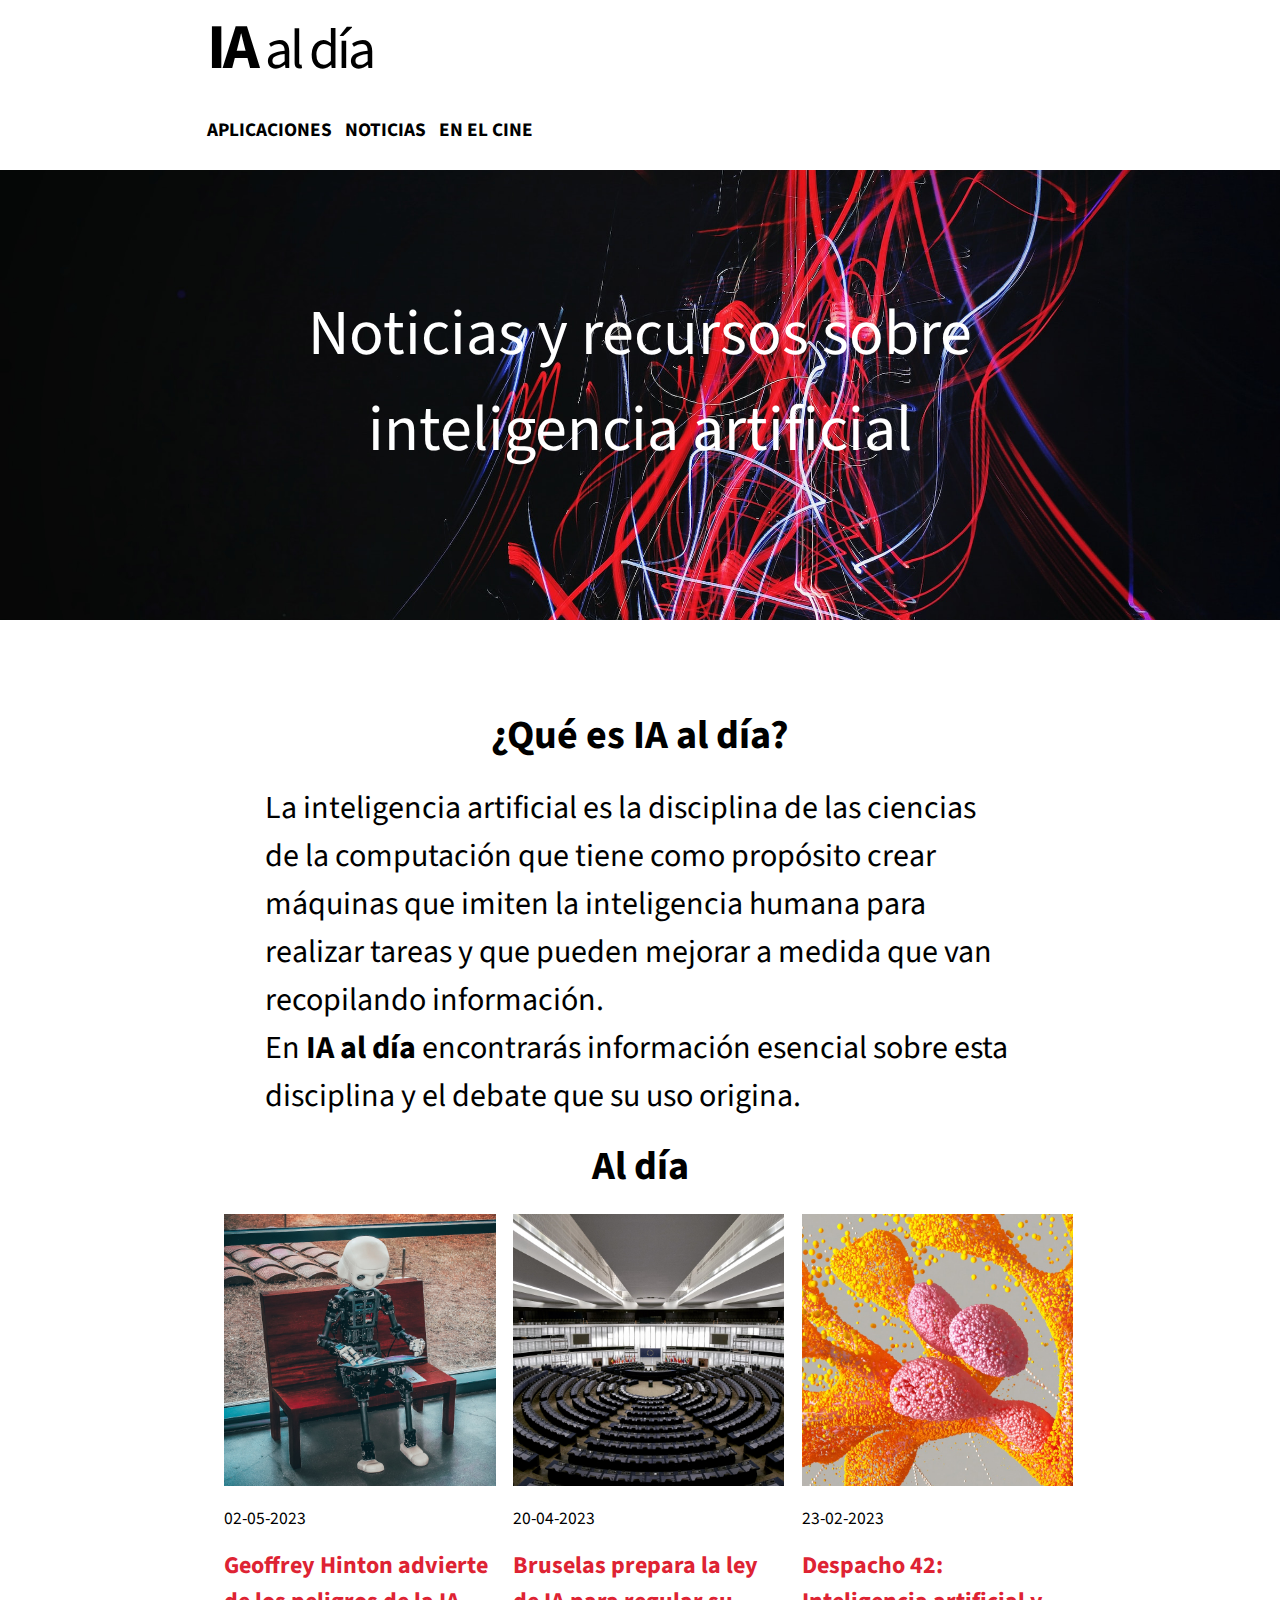
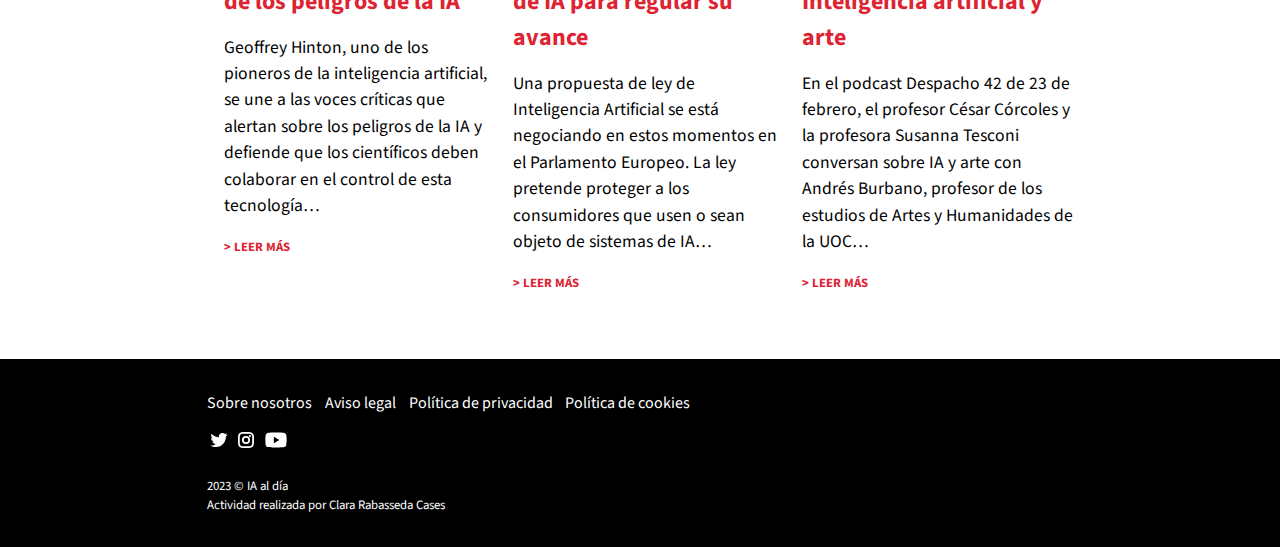
<file: index.html>
<!DOCTYPE html>
<html lang="es">
<head>
    <meta charset="UTF-8">
    <meta http-equiv="X-UA-Compatible" content="IE=edge">
    <meta name="viewport" content="width=device-width, initial-scale=1.0">
    <title>¿Qué es IA al dia?</title>    
    <meta name="description" content="Artículos de IA">
    <link rel="icon" href="img/favicon.ico" type="image/x-icon">
    <link rel="stylesheet" href="css/estilos.css">
    <link rel="preconnect" href="https://fonts.gstatic.com" crossorigin>
    <link href="https://fonts.googleapis.com/css2?family=Source+Sans+Pro:ital,wght@0,400;0,700;1,400;1,700&display=swap" rel="stylesheet">
</head>

<body>
    <header class="header">
        <div class="container">
            <h1><a href="index.html"><span>IA</span> al día</a></h1>
        </div>
    </header>

    <div class="sticky">
        <nav>
            <div class="container">
                <ul>
                    <li><a href="aplicaciones.html">APLICACIONES</a></li>
                    <li><a href="">NOTICIAS</a></li>
                    <li><a href="en-el-cine.html">EN EL CINE</a></li>
                </ul>
            </div>
        </nav>
    </div>

    <main>
        <article>
            <div class="back_image">
                <h2 class="lema">Noticias y recursos sobre inteligencia artificial</h2>
            </div>  
        
            <div class="container">
                <div class="container_section">
                    <section>
                        <h2>¿Qué es IA al día?</h2>
                        <p>La inteligencia artificial es la disciplina de las ciencias de la computación que tiene como propósito crear máquinas que imiten la inteligencia humana para realizar tareas y que pueden mejorar a medida que van recopilando información.</p>
                        <p>En <b>IA al día </b>encontrarás información esencial sobre esta disciplina y el debate que su uso origina.</p>
                    </section>
                </div>
                <h2>Al día</h2>
                <div class="position_articles">
                    <article>
                        <img src="img/n-geoffrey-hinton.jpg" alt="Imagen de robot leyendo en un banco">
                        <p><time datetime="2023-05-02">02-05-2023</time></p>              
                        <h3><a href="#">Geoffrey Hinton advierte de los peligros de la IA</a></h3>
                        <p>Geoffrey Hinton, uno de los pioneros de la inteligencia artificial, se une a las voces críticas que alertan sobre los peligros de la IA y defiende que los científicos deben colaborar en el control de esta tecnología… </p>
                        <p><a href="#">> Leer más</a></p>
                    </article>

                    <article>
                        <img src=img/n-ue-ia.jpg alt="Imagen de Parlamento Europeo">
                        <p><time datetime="2023-04-20">20-04-2023</time></p>              
                        <h3><a href="#">Bruselas prepara la ley de IA para regular su avance</a></h3>
                        <p>Una propuesta de ley de Inteligencia Artificial se está negociando en estos momentos en el Parlamento Europeo. La ley pretende proteger a los consumidores que usen o sean objeto de sistemas de IA…  </p>
                        <p><a href="#">> Leer más</a></p>
                    </article>

                    <article>
                        <img src=img/n-despacho42.jpg alt="Imagen de bacteria">
                        <p><time datetime="2023-02-23">23-02-2023</time></p>              
                        <h3><a href="despacho-42.html">Despacho 42: Inteligencia artificial y arte</a></h3>
                        <p>En el podcast Despacho 42 de 23 de febrero, el profesor César Córcoles y la profesora Susanna Tesconi conversan sobre IA y arte con Andrés Burbano, profesor de los estudios de Artes y Humanidades de la UOC… </p>
                        <p><a href="despacho-42.html">> Leer más</a></p>
                    </article>
                </div>
            </div>
        </article>
    </main> 

    <footer class="footer">
        <div class="container">
            <div class="footer_block1">     
                <ul>
                    <li><a href="#">Sobre nosotros</a></li>
                    <li><a href="#">Aviso legal</a></li>
                    <li><a href="#">Política de privacidad</a></li>
                    <li><a href="#">Política de cookies</a></li>
                </ul>
            </div>
            <div class="footer_block2">
                <a href="#"><img src="img/twitter.svg" alt="Icono de twitter"></a>
                <a href="#"><img src="img/instagram.svg" alt="Icono de instagram"></a>
                <a href="#"><img src="img/youtube.svg" alt="Icono de youtube"></a>
            </div>
            <div>
                <p>2023 © IA al día</p>
                <p>Actividad realizada por Clara Rabasseda Cases</p>
            </div>  
        </div>        
    </footer>      
</body>
</html>
</file>
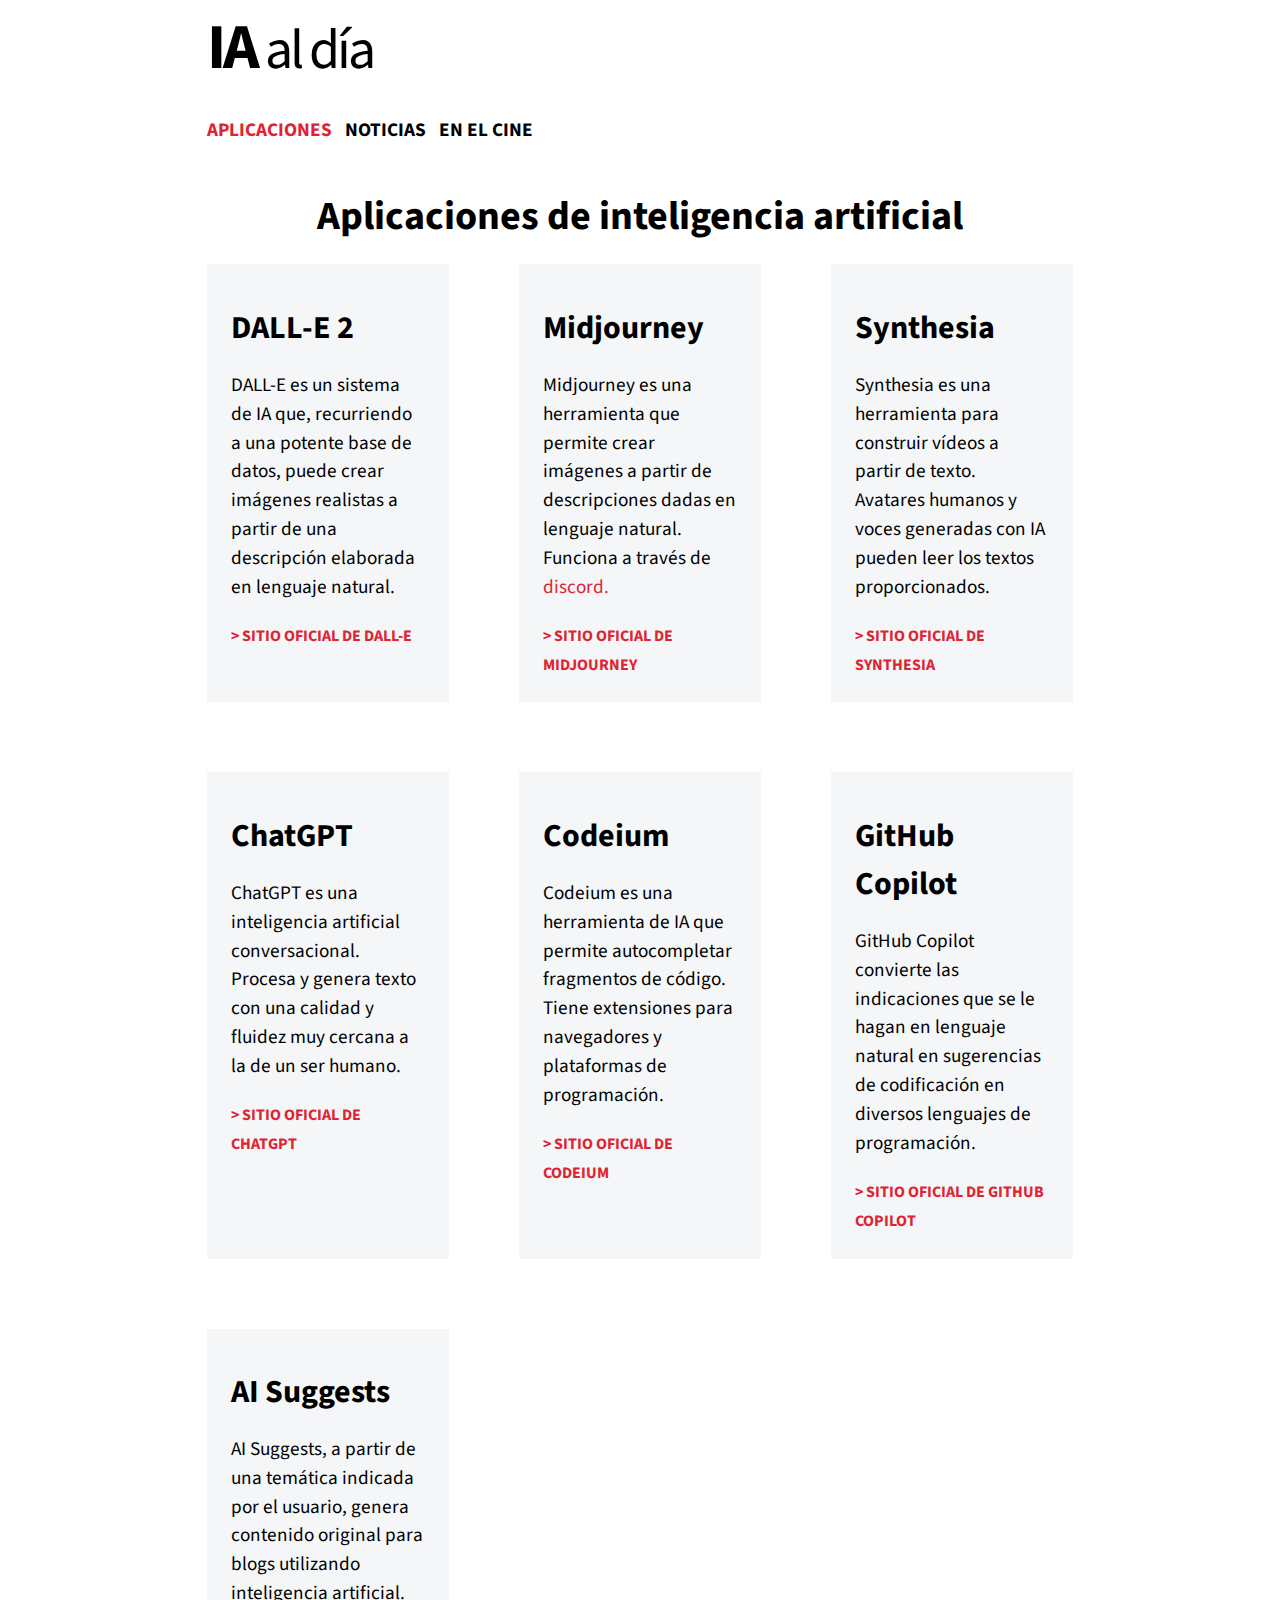
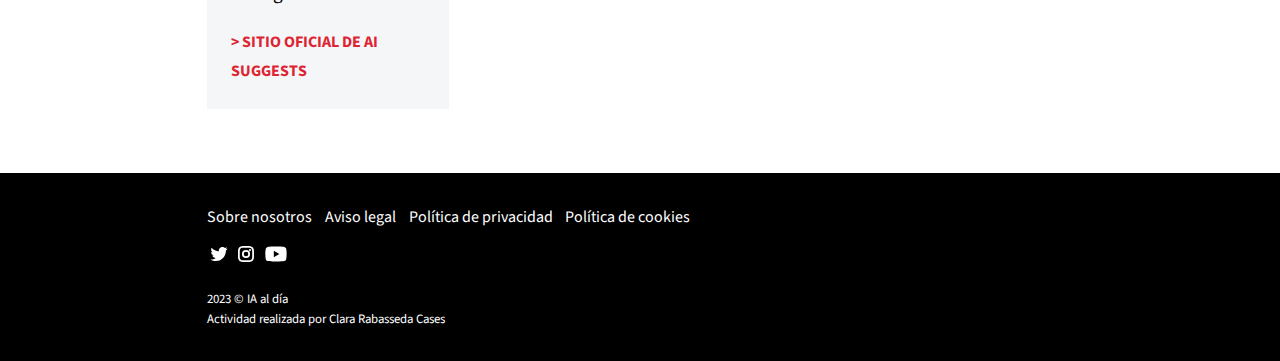
<file: aplicaciones.html>
<!DOCTYPE html>
<html lang="es">
<head>
    <meta charset="UTF-8">
    <meta http-equiv="X-UA-Compatible" content="IE=edge">
    <meta name="viewport" content="width=device-width, initial-scale=1.0">
    <title>Aplicaciones</title>    
    <meta name="description" content="Aplicaciones de IA">
    <link rel="icon" href="img/favicon.ico" type="image/x-icon">
    <link rel="stylesheet" href="css/estilos.css">
    <link rel="preconnect" href="https://fonts.googleapis.com">
    <link rel="preconnect" href="https://fonts.gstatic.com" crossorigin>
    <link href="https://fonts.googleapis.com/css2?family=Source+Sans+Pro:ital,wght@0,400;0,700;1,400;1,700&display=swap" rel="stylesheet">
</head>

<body>
    <header class="header">
        <div class="container">
            <h1><a href="index.html"><span>IA</span> al día</a></h1>
        </div>
    </header>

    <div class="sticky">
        <nav>
            <div class="container">
                <ul>
                    <li><a href="aplicaciones.html" class="current">APLICACIONES</a></li>
                    <li><a href="">NOTICIAS</a></li>
                    <li><a href="en-el-cine.html">EN EL CINE</a></li>
                </ul>
            </div>
        </nav>
    </div>
    <main>
        <article>
            <div class="container">
                <h2>Aplicaciones de inteligencia artificial</h2>
                <div class="container_aplicaciones">
                    <article class="aplicacion">
                        <h3>DALL-E 2</h3>
                        <p>DALL-E es un sistema de IA que, recurriendo a una potente base de datos, puede crear imágenes realistas a partir de una descripción elaborada en lenguaje natural.</p>
                        <p><a href="https://openai.com/product/dall-e-2">>  Sitio oficial de DALL-E</a></p>
                    </article>
                    <article class="aplicacion">
                        <h3>Midjourney</h3>
                        <p>Midjourney es una herramienta que permite crear imágenes a partir de descripciones dadas en lenguaje natural. Funciona a través de <span><a href="https://discord.com">Discord.</a></span></p>
                        <p><a href="https://www.midjourney.com/home/">> Sitio oficial de Midjourney</a></p>
                    </article>
                    <article class="aplicacion">
                        <h3>Synthesia</h3>
                        <p>Synthesia es una herramienta para construir vídeos a partir de texto. Avatares humanos y voces generadas con IA pueden leer los textos proporcionados.</p>
                        <p><a href="https://www.synthesia.io/">> Sitio oficial de Synthesia</a></p>
                    </article>
                    <article class="aplicacion">
                        <h3>ChatGPT</h3>
                        <p>ChatGPT es una inteligencia artificial conversacional. Procesa y genera texto con una calidad y fluidez muy cercana a la de un ser humano.</p>
                        <p><a href="https://chat.openai.com/">> Sitio oficial de ChatGPT</a></p>
                    </article>
                    <article class="aplicacion">
                        <h3>Codeium</h3>
                        <p>Codeium es una herramienta de IA que permite autocompletar fragmentos de código. Tiene extensiones para navegadores y plataformas de programación.</p>
                        <p><a href="https://codeium.com/">> Sitio oficial de Codeium</a></p>
                    </article>
                    <article class="aplicacion">
                        <h3>GitHub Copilot</h3>
                        <p>GitHub Copilot convierte las indicaciones que se le hagan en lenguaje natural en sugerencias de codificación en diversos lenguajes de programación.</p>
                        <p><a href="https://github.com/features/copilot">> Sitio oficial de GitHub Copilot</a></p>
                    </article>
                    <article class="aplicacion">
                        <h3>AI Suggests</h3>
                        <p>AI Suggests, a partir de una temática indicada por el usuario, genera contenido original para blogs utilizando inteligencia artificial.</p>
                        <p><a href="https://ai-suggests.com/">> Sitio oficial de AI Suggests</a></p>
                    </article>
                </div>
            </div>
        </article>  
    </main>
    <footer class="footer">
        <div class="container">
            <div class="footer_block1">     
                <ul>
                    <li><a href="#">Sobre nosotros</a></li>
                    <li><a href="#">Aviso legal</a></li>
                    <li><a href="#">Política de privacidad</a></li>
                    <li><a href="#">Política de cookies</a></li>
                </ul>
            </div>
            <div class="footer_block2">
                <a href="#"><img src="img/twitter.svg" alt="Icono de twitter"></a>
                <a href="#"><img src="img/instagram.svg" alt="Icono de instagram"></a>
                <a href="#"><img src="img/youtube.svg" alt="Icono de youtube"></a>
            </div>
            <div>
                <p>2023 © IA al día</p>
                <p>Actividad realizada por Clara Rabasseda Cases</p>
            </div>  
        </div>        
    </footer>

</body>
</html>
</file>
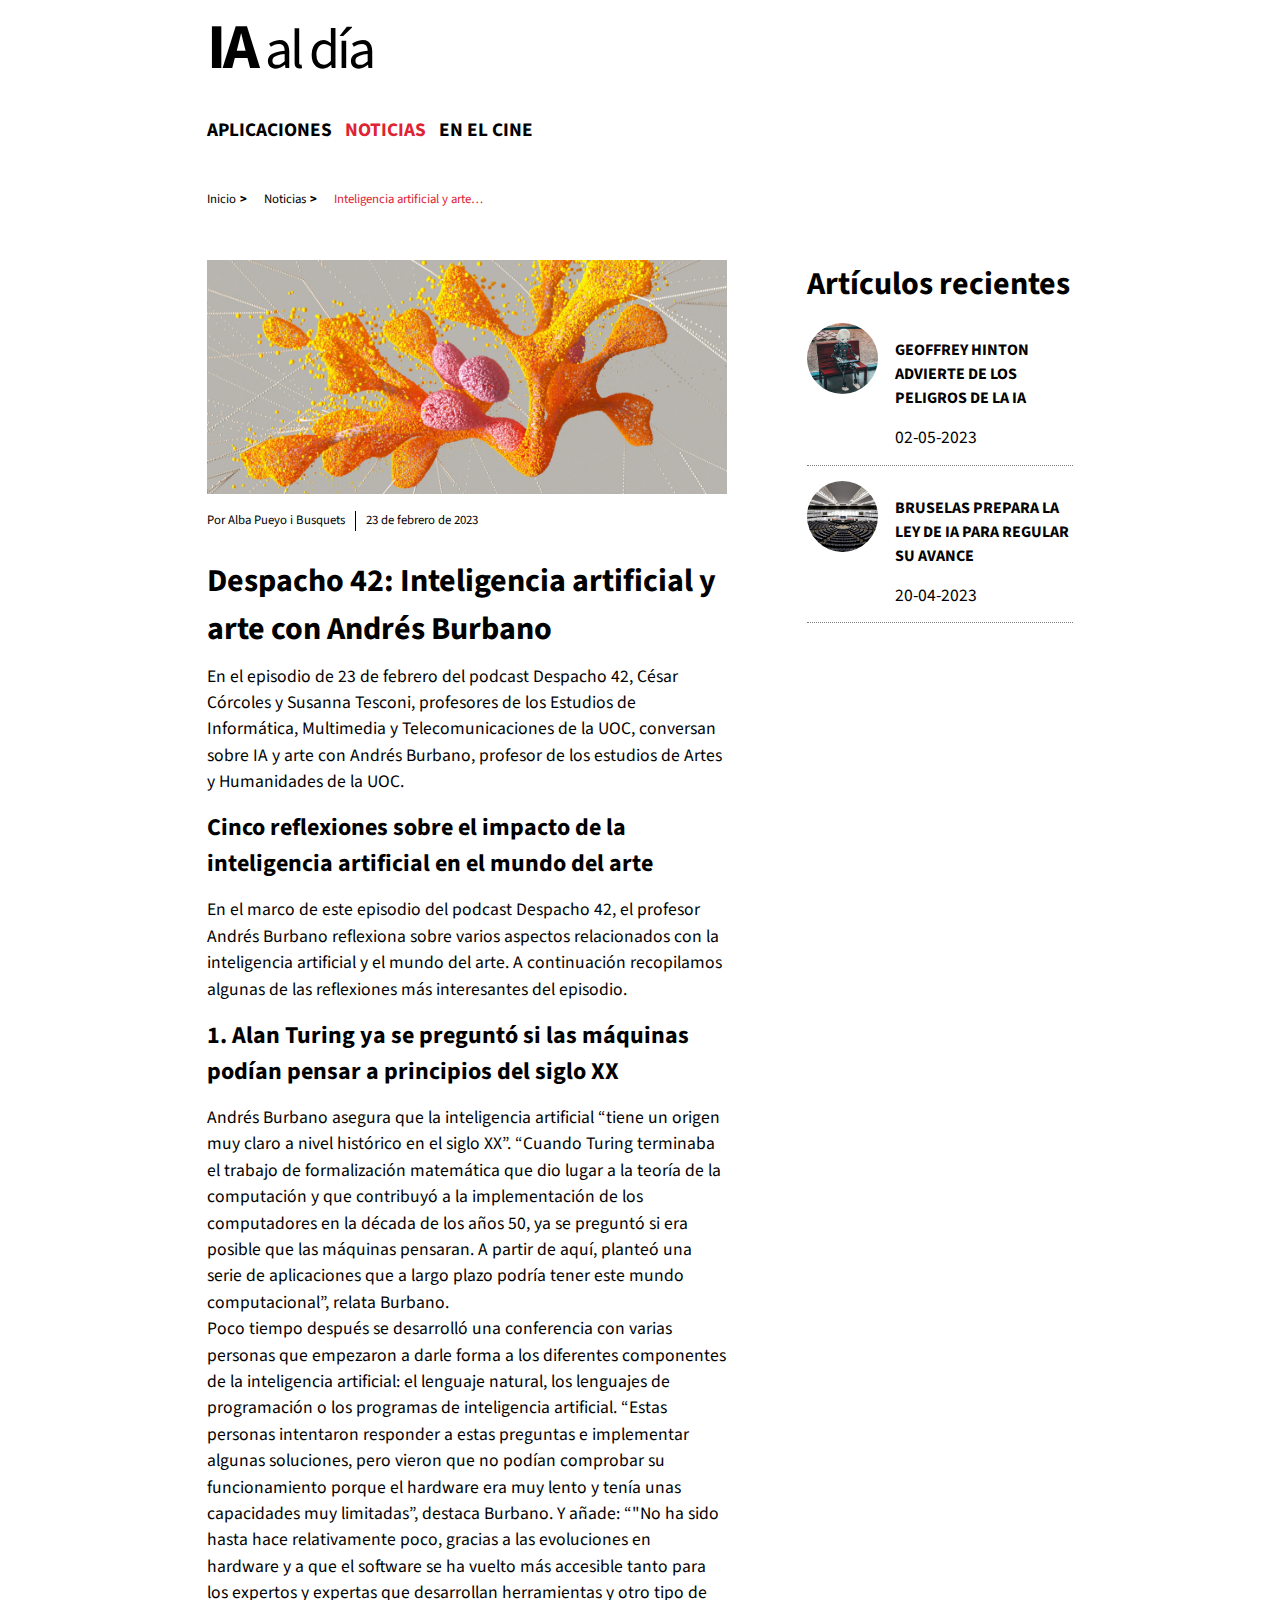
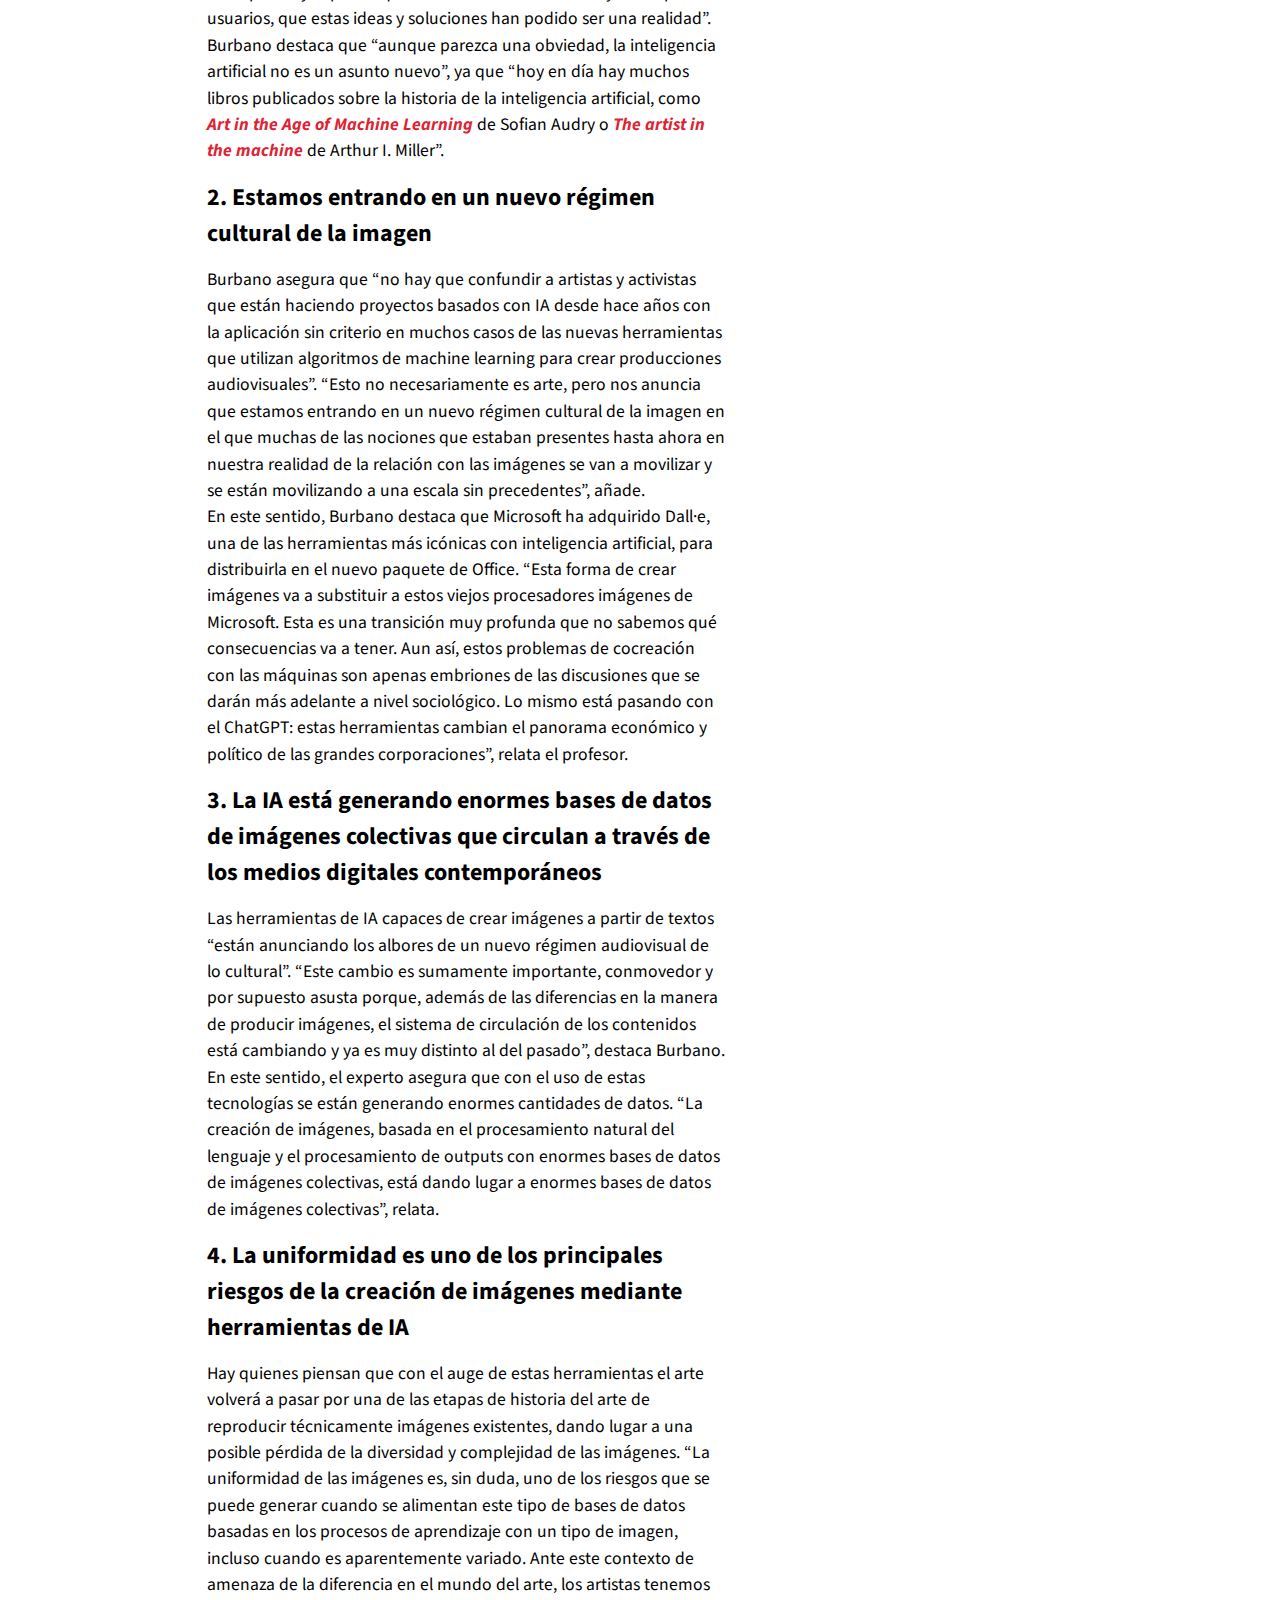
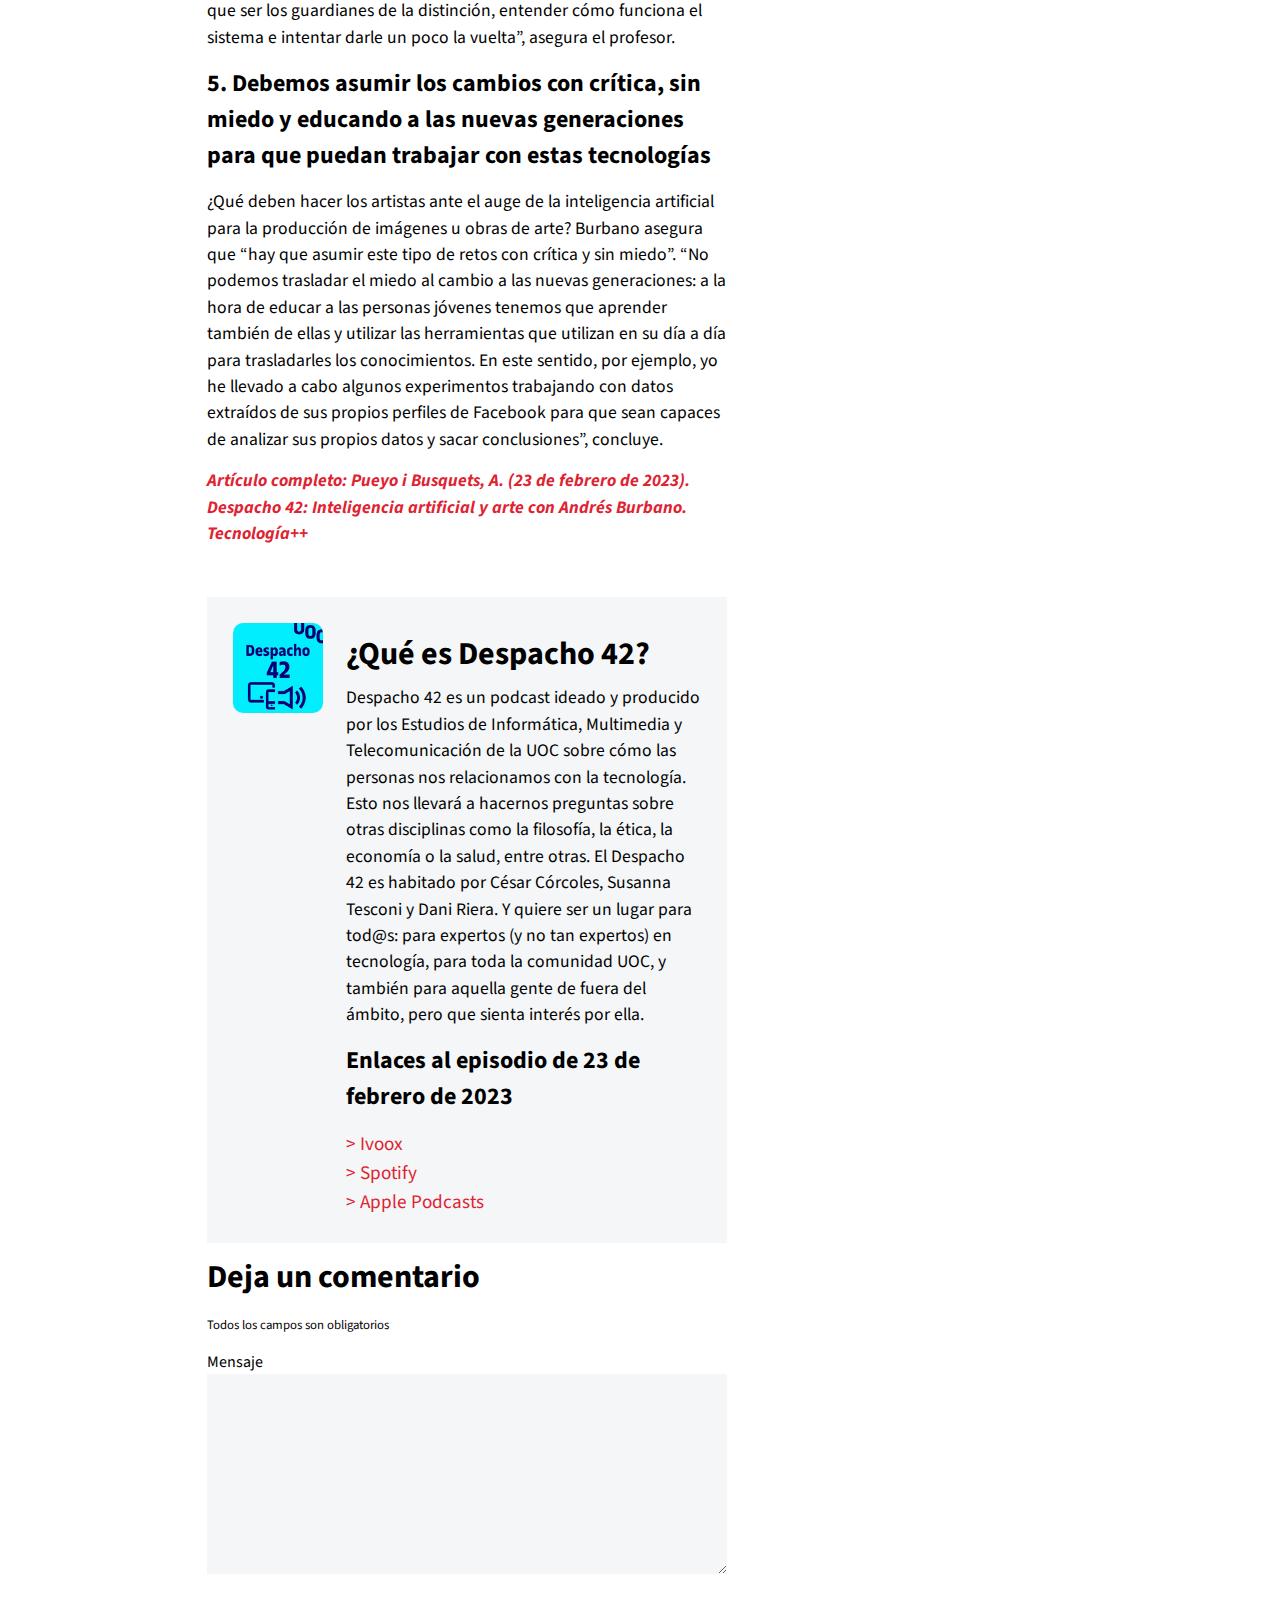
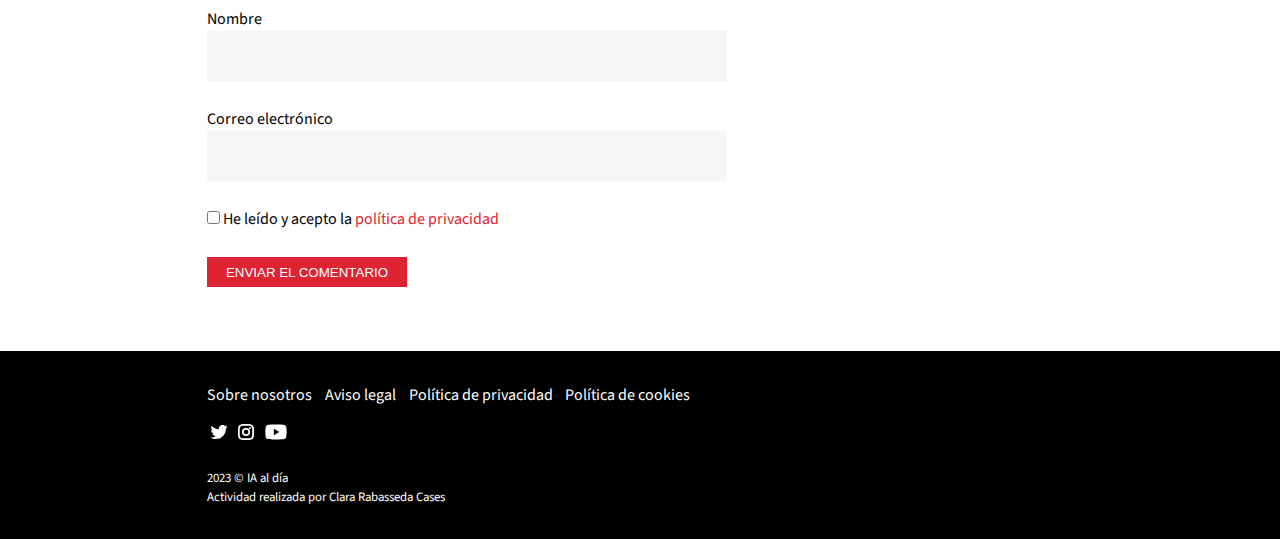
<file: despacho-42.html>
<!DOCTYPE html>
<html lang="es">
<head>
    <meta charset="UTF-8">
    <meta http-equiv="X-UA-Compatible" content="IE=edge">
    <meta name="viewport" content="width=device-width, initial-scale=1.0">
    <title>Despacho 42</title>    
    <meta name="description" content="Artículo despacho 42">
    <link rel="icon" href="img/favicon.ico" type="image/x-icon">
    <link rel="stylesheet" href="css/estilos.css">
    <link rel="preconnect" href="https://fonts.gstatic.com" crossorigin>
    <link href="https://fonts.googleapis.com/css2?family=Source+Sans+Pro:ital,wght@0,400;0,700;1,400;1,700&display=swap" rel="stylesheet">
</head>

<body>
    <header class="header">
        <div class="container">
            <h1><a href="index.html"><span>IA</span> al día</a></h1>
        </div>
    </header>

    <div class="sticky">
        <nav>
            <div class="container">
                <ul>
                    <li><a href="aplicaciones.html">APLICACIONES</a></li>
                    <li><a href="" class="current">NOTICIAS</a></li>
                    <li><a href="en-el-cine.html">EN EL CINE</a></li>
                </ul>
            </div>
        </nav>
    </div>
    <main>
        <article>   
            <div class="container_despacho42">
                <div class="left_col">
                    <nav aria-label="Breadcrumb" class="breadcrumb">
                        <ul>
                            <li><a href="index.html">Inicio</a></li>
                            <li><a href="#">Noticias</a></li>
                            <li><a href="#" class="current">Inteligencia artificial y arte…</a></li>
                        </ul>
                    </nav>
                    <article>
                        <figure class="picture_despacho42">
                            <img src=img/n-despacho42-post.jpg alt="Imagen de bacteria">
                            <figcaption class="text_image_despacho42">
                                <p>Por Alba Pueyo i Busquets</p>
                                <div class="separator"></div>
                                <p>23 de febrero de 2023</p>
                            </figcaption>
                        </figure>   
                    </article>
                    <article>
                        <h2 class="despacho">Despacho 42: Inteligencia artificial y arte con Andrés Burbano</h2>
                        <p>En el episodio de 23 de febrero del podcast Despacho 42, César Córcoles y Susanna Tesconi, profesores de los Estudios de Informática, Multimedia y Telecomunicaciones de la UOC, conversan sobre IA y arte con Andrés Burbano, profesor de los estudios de Artes y Humanidades de la UOC.</p>
                        <h3>Cinco reflexiones sobre el impacto de la inteligencia artificial en el mundo del arte</h3>
                        <p>En el marco de este episodio del podcast Despacho 42, el profesor Andrés Burbano reflexiona sobre varios aspectos relacionados con la inteligencia artificial y el mundo del arte. A continuación recopilamos algunas de las reflexiones más interesantes del episodio.</p>
                        <h3>1. Alan Turing ya se preguntó si las máquinas podían pensar a principios del siglo XX</h3>
                        <p>Andrés Burbano asegura que la inteligencia artificial <q>tiene un origen muy claro a nivel histórico en el siglo XX</q>. <q>Cuando Turing terminaba el trabajo de formalización matemática que dio lugar a la teoría de la computación y que contribuyó a la implementación de los computadores en la década de los años 50, ya se preguntó si era posible que las máquinas pensaran. A partir de aquí, planteó una serie de aplicaciones que a largo plazo podría tener este mundo computacional</q>, relata Burbano.</p>
                        <p>Poco tiempo después se desarrolló una conferencia con varias personas que empezaron a darle forma a los diferentes componentes de la inteligencia artificial: el lenguaje natural, los lenguajes de programación o los programas de inteligencia artificial. <q>Estas personas intentaron responder a estas preguntas e implementar algunas soluciones, pero vieron que no podían comprobar su funcionamiento porque el hardware era muy lento y tenía unas capacidades muy limitadas</q>, destaca Burbano. Y añade: <q>"No ha sido hasta hace relativamente poco, gracias a las evoluciones en hardware y a que el software se ha vuelto más accesible tanto para los expertos y expertas que desarrollan herramientas y otro tipo de usuarios, que estas ideas y soluciones han podido ser una realidad</q>.</p>
                        <p>Burbano destaca que <q>aunque parezca una obviedad, la inteligencia artificial no es un asunto nuevo</q>, ya que <q>hoy en día hay muchos libros publicados sobre la historia de la inteligencia artificial, como <cite lang="en"><a href="https://mitpress.mit.edu/9780262046183/art-in-the-age-of-machine-learning">Art in the Age of Machine Learning</a></cite> de Sofian Audry o <cite lang="en"><a href="https://www.artistinthemachine.net/">The artist in the machine</a></cite> de Arthur I. Miller</q>.</p>
                        <h3>2. Estamos entrando en un nuevo régimen cultural de la imagen</h3>
                        <p>Burbano asegura que <q>no hay que confundir a artistas y activistas que están haciendo proyectos basados con IA desde hace años con la aplicación sin criterio en muchos casos de las nuevas herramientas que utilizan algoritmos de machine learning para crear producciones audiovisuales</q>. <q>Esto no necesariamente es arte, pero nos anuncia que estamos entrando en un nuevo régimen cultural de la imagen en el que muchas de las nociones que estaban presentes hasta ahora en nuestra realidad de la relación con las imágenes se van a movilizar y se están movilizando a una escala sin precedentes</q>, añade.</p>
                        <p>En este sentido, Burbano destaca que Microsoft ha adquirido Dall·e, una de las herramientas más icónicas con inteligencia artificial, para distribuirla en el nuevo paquete de Office. <q>Esta forma de crear imágenes va a substituir a estos viejos procesadores imágenes de Microsoft. Esta es una transición muy profunda que no sabemos qué consecuencias va a tener. Aun así, estos problemas de cocreación con las máquinas son apenas embriones de las discusiones que se darán más adelante a nivel sociológico. Lo mismo está pasando con el ChatGPT: estas herramientas cambian el panorama económico y político de las grandes corporaciones</q>, relata el profesor.</p>
                        <h3>3. La IA está generando enormes bases de datos de imágenes colectivas que circulan a través de los medios digitales contemporáneos</h3>
                        <p>Las herramientas de IA capaces de crear imágenes a partir de textos <q>están anunciando los albores de un nuevo régimen audiovisual de lo cultural</q>. <q>Este cambio es sumamente importante, conmovedor y por supuesto asusta porque, además de las diferencias en la manera de producir imágenes, el sistema de circulación de los contenidos está cambiando y ya es muy distinto al del pasado</q>, destaca Burbano.</p>    
                        <p>En este sentido, el experto asegura que con el uso de estas tecnologías se están generando enormes cantidades de datos. <q>La creación de imágenes, basada en el procesamiento natural del lenguaje y el procesamiento de outputs con enormes bases de datos de imágenes colectivas, está dando lugar a enormes bases de datos de imágenes colectivas</q>, relata.</p>
                        <h3>4. La uniformidad es uno de los principales riesgos de la creación de imágenes mediante herramientas de IA</h3>
                        <p>Hay quienes piensan que con el auge de estas herramientas el arte volverá a pasar por una de las etapas de historia del arte de reproducir técnicamente imágenes existentes, dando lugar a una posible pérdida de la diversidad y complejidad de las imágenes. <q>La uniformidad de las imágenes es, sin duda, uno de los riesgos que se puede generar cuando se alimentan este tipo de bases de datos basadas en los procesos de aprendizaje con un tipo de imagen, incluso cuando es aparentemente variado. Ante este contexto de amenaza de la diferencia en el mundo del arte, los artistas tenemos que ser los guardianes de la distinción, entender cómo funciona el sistema e intentar darle un poco la vuelta</q>, asegura el profesor. </p>
                        <h3>5. Debemos asumir los cambios con crítica, sin miedo y educando a las nuevas generaciones para que puedan trabajar con estas tecnologías</h3>
                        <p>¿Qué deben hacer los artistas ante el auge de la inteligencia artificial para la producción de imágenes u obras de arte? Burbano asegura que <q>hay que asumir este tipo de retos con crítica y sin miedo</q>. <q>No podemos trasladar el miedo al cambio a las nuevas generaciones: a la hora de educar a las personas jóvenes tenemos que aprender también de ellas y utilizar las herramientas que utilizan en su día a día para trasladarles los conocimientos. En este sentido, por ejemplo, yo he llevado a cabo algunos experimentos trabajando con datos extraídos de sus propios perfiles de Facebook para que sean capaces de analizar sus propios datos y sacar conclusiones</q>, concluye.</p>        
                        <p class="article"><a href="https://blogs.uoc.edu/informatica/despacho-42-inteligencia-artificial-y-arte/">Artículo completo: Pueyo i Busquets, A. (23 de febrero de 2023). Despacho 42: Inteligencia artificial y arte con Andrés Burbano. Tecnología++</a></p>    
                    </article>
                    <article class="qué_es_despacho42">
                        <img src="img/isologo-despacho42.jpg" alt="Logo de UOC despacho 42">
                        <div class="text_qué_es_despacho42">
                            <h2 class="despacho">¿Qué es Despacho 42?</h2>
                            <p>Despacho 42 es un podcast ideado y producido por los Estudios de Informática, Multimedia y Telecomunicación de la UOC sobre cómo las personas nos relacionamos con la tecnología. Esto nos llevará a hacernos preguntas sobre otras disciplinas como la filosofía, la ética, la economía o la salud, entre otras. El Despacho 42 es habitado por César Córcoles, Susanna Tesconi y Dani Riera. Y quiere ser un lugar para tod@s: para expertos (y no tan expertos) en tecnología, para toda la comunidad UOC, y también para aquella gente de fuera del ámbito, pero que sienta interés por ella.</p>
                            <h3>Enlaces al episodio de 23 de febrero de 2023</h3>
                            <ul>
                                <li><a href="https://go.ivoox.com/rf/103575056?utm_source=embed_audio_new&utm_medium=share&utm_campaign=new_embeds">> Ivoox</a></li>
                                <li><a href="https://open.spotify.com/episode/5a7qHBmOFktjCaqlAKgEz1?si=aa986f248ee14acb">> Spotify</a></li>
                                <li><a href="https://podcasts.apple.com/us/podcast/despacho-42-tecnolog%C3%ADa-y-arte-con-andr%C3%A9s-burbano/id1499615619?i=1000601274966">> Apple Podcasts</a></li>
                            </ul>
                        </div>
                    </article>
                    <article class="container_comentario">
                        <h2 class="despacho">Deja un comentario</h2>
                        <p>Todos los campos son obligatorios</p>
                        <form action="/my-form-page" method="post">
                            <div>
                                <label for="msg">Mensaje <abbr title="required"></abbr></label> 
                                <textarea id="msg" name="message" required></textarea>
                            </div>
                            <div>
                                <label for="name">Nombre <abbr title="required"></abbr></label> 
                                <input type="text" id="name" name="name" required>
                            </div>
                            <div>
                                <label for="mail">Correo electrónico <abbr title="required"></abbr></label> 
                                <input type="email" id="mail" name="mail" required>
                            </div>
                            <div class="check">
                                <label>
                                <input type="checkbox">
                                He leído y acepto la<a href="#"> política de privacidad </a><abbr title="required"></abbr>
                                </label>
                            </div>
                            <button type="submit" value="submit">ENVIAR EL COMENTARIO</button>
                        </form>
                    </article>
                </div>
                <div class="right_col">
                    <article class="container_articulos_recientes">
                        <h2 class="despacho">Artículos recientes</h2>
                        <div class="article">
                            <img src="img/n-geoffrey-hinton-thumbnail.jpg" alt="Imagen de robot leyendo en un banco">
                            <div class="article_title">
                                <h3>Geoffrey Hinton advierte de los peligros de la IA</h3>
                                <p><time datetime="2023-05-02">02-05-2023</time></p>
                            </div>  
                        </div>
                        <div class="article">
                            <img src=img/n-ue-ia-thumbnail.jpg alt="Imagen de Parlamento Europeo">
                            <div class="article_title">
                                <h3>Bruselas prepara la ley de IA para regular su avance</h3>
                                <p><time datetime="2023-04-20">20-04-2023</time></p>
                            </div>  
                        </div>
                    </article>
                </div>
            </div>
        </article>
    </main>
    <footer class="footer">
        <div class="container">
            <div class="footer_block1">     
                <ul>
                    <li><a href="#">Sobre nosotros</a></li>
                    <li><a href="#">Aviso legal</a></li>
                    <li><a href="#">Política de privacidad</a></li>
                    <li><a href="#">Política de cookies</a></li>
                </ul>
            </div>
            <div class="footer_block2">
                <a href="#"><img src="img/twitter.svg" alt="Icono de twitter"></a>
                <a href="#"><img src="img/instagram.svg" alt="Icono de instagram"></a>
                <a href="#"><img src="img/youtube.svg" alt="Icono de youtube"></a>
            </div>
            <div>
                <p>2023 © IA al día</p>
                <p>Actividad realizada por Clara Rabasseda Cases</p>
            </div>   
        </div>       
    </footer>
</body>
</html>
</file>
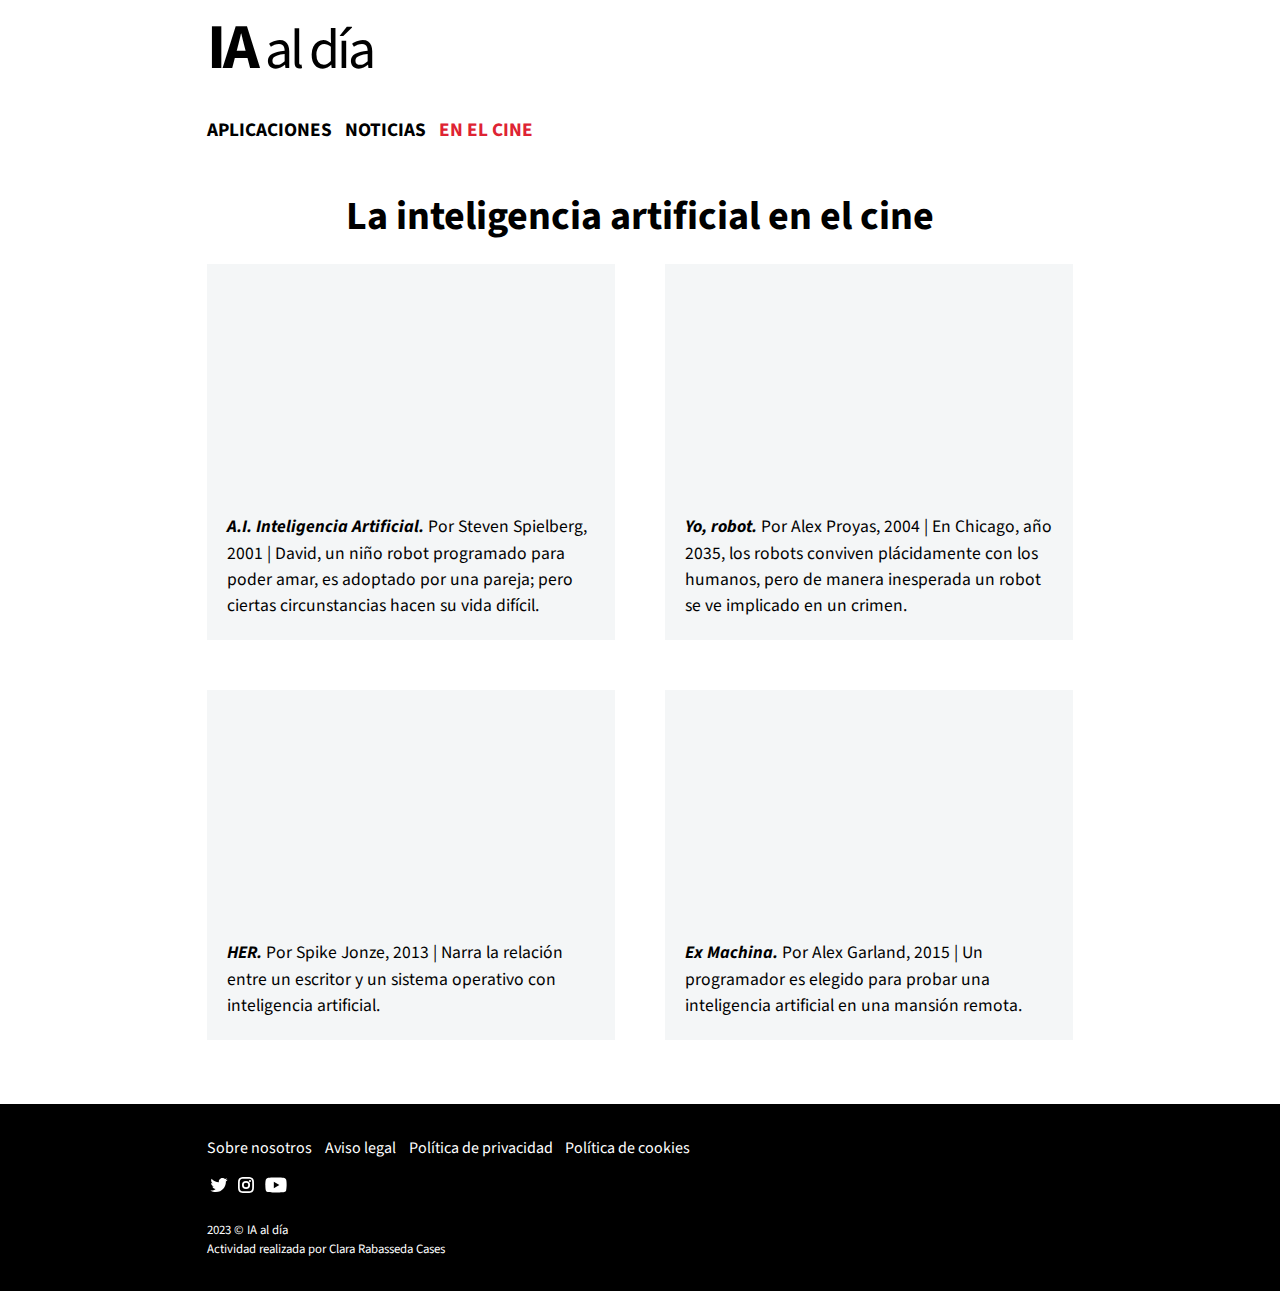
<file: en-el-cine.html>
<!DOCTYPE html>
<html lang="es">
<head>
    <meta charset="UTF-8">
    <meta http-equiv="X-UA-Compatible" content="IE=edge">
    <meta name="viewport" content="width=device-width, initial-scale=1.0">
    <title>En el cine</title>    
    <meta name="description" content="IA en el cine">
    <link rel="icon" href="img/favicon.ico" type="image/x-icon">
    <link rel="stylesheet" href="css/estilos.css">
    <link rel="preconnect" href="https://fonts.gstatic.com" crossorigin>
    <link href="https://fonts.googleapis.com/css2?family=Source+Sans+Pro:ital,wght@0,400;0,700;1,400;1,700&display=swap" rel="stylesheet">
</head>

<body>
    <header class="header">
        <div class="container">
            <h1><a href="index.html"><span>IA</span> al día</a></h1>
        </div>
    </header>

    <div class="sticky">
        <nav>
            <div class="container">
                <ul>
                    <li><a href="aplicaciones.html">APLICACIONES</a></li>
                    <li><a href="">NOTICIAS</a></li>
                    <li><a href="en-el-cine.html" class="current">EN EL CINE</a></li>
                </ul>
            </div>
        </nav>
    </div>
    <main>
        <article>
            <div class="container">
                <h2>La inteligencia artificial en el cine</h2>
                <div class="container_videos">
                    <article class="video">
                        <figure class="video-fluid">
                            <iframe class="video-fluid-item" src="https://www.youtube.com/embed/_19pRsZRiz4" allow="accelerometer; autoplay; clipboard-write; encrypted-media; gyroscope; picture-in-picture" allowfullscreen></iframe>     
                        </figure>
                        <p><span>A.I. Inteligencia Artificial.</span> Por Steven Spielberg, 2001 | David, un niño robot programado para poder amar, es adoptado por una pareja; pero ciertas circunstancias hacen su vida difícil.</p>
                    </article>
               
                    <article class="video">
                        <figure class="video-fluid">
                            <iframe class="video-fluid-item" src="https://www.youtube.com/embed/xR3TT0nSORc" allow="accelerometer; autoplay; clipboard-write; encrypted-media; gyroscope; picture-in-picture" allowfullscreen></iframe>     
                        </figure>
                        <p><span>Yo, robot.</span> Por Alex Proyas, 2004 | En Chicago, año 2035, los robots conviven plácidamente con los humanos, pero de manera inesperada un robot se ve implicado en un crimen.</p>
                    </article>

                    <article class="video">
                        <figure class="video-fluid">
                            <iframe class="video-fluid-item" src="https://www.youtube.com/embed/UVMcpZ42BkA" allow="accelerometer; autoplay; clipboard-write; encrypted-media; gyroscope; picture-in-picture" allowfullscreen></iframe>     
                        </figure>
                        <p><span>HER.</span> Por Spike Jonze, 2013 | Narra la relación entre un escritor y un sistema operativo con inteligencia artificial.</p>
                    </article>

                    <article class="video">
                        <figure class="video-fluid">
                            <iframe class="video-fluid-item" src="https://www.youtube.com/embed/sNExF5WYMaA" allow="accelerometer; autoplay; clipboard-write; encrypted-media; gyroscope; picture-in-picture" allowfullscreen></iframe>     
                        </figure>
                        <p><span>Ex Machina.</span> Por Alex Garland, 2015 | Un programador es elegido para probar una inteligencia artificial en una mansión remota.</p>
                    </article>
                </div>
            </div>
        </article>
    </main>
    <footer class="footer">
        <div class="container">
            <div class="footer_block1">     
                <ul>
                    <li><a href="#">Sobre nosotros</a></li>
                    <li><a href="#">Aviso legal</a></li>
                    <li><a href="#">Política de privacidad</a></li>
                    <li><a href="#">Política de cookies</a></li>
                </ul>
            </div>
            <div class="footer_block2">
                <a href="#"><img src="img/twitter.svg" alt="Icono de twitter"></a>
                <a href="#"><img src="img/instagram.svg" alt="Icono de instagram"></a>
                <a href="#"><img src="img/youtube.svg" alt="Icono de youtube"></a>
            </div>
            <div>
                <p>2023 © IA al día</p>
                <p>Actividad realizada por Clara Rabasseda Cases</p>
            </div>   
        </div>       
    </footer>
</body>
</html>
</file>
<file: css/estilos.css>
:root {
    --primary-color: rgb(0,0,0);
    --secondary-color: rgb(255,255,255);
    --contrast-color: rgb(222,35,51);
    --hover: rgba(0,0,0,0.5);
    --light-background: rgb(244,246,247);
}

* {
    margin: 0;
    padding: 0;
    box-sizing: border-box;
}

body {
    color:var(--primary-color);
    font-family: 'Source Sans Pro', sans-serif;
    font-weight: 400;
    line-height: 1.5;
}
h1{
    font-size: 3.5rem;
    font-weight: 400;
    letter-spacing: -3px;
}
h2{
    margin-top: 2%;
    margin-bottom: 2%;
    text-align: center;
    font-size: 2.5rem;
}
h3{
    font-size: 1.5rem;
    font-weight: 700;
    margin: 15px 0px 15px 0px  
}
h1 span{
    font-size: 4rem;
    font-weight: 700;
}
a{
 color:var(--contrast-color);
 text-decoration: none;
}
a:hover{
    color:var(--primary-color);
}
p {
    font-size: 1.1rem;
    font-weight: 400;
}


/*************************
Navigation menu 
**************************/

header.header, .sticky{
    background-color: var(--secondary-color);
}
.sticky{
    position: sticky;
    top: 0;
    z-index: 100;
}

nav{
    padding-top: 20px;
    padding-bottom: 25px;
}  
ul {
    list-style-type: none;
    padding: 0;
    font-size: 1.2rem; 
}
nav ul li {
    font-weight: 700;
    margin-right: 1vw;
    
} 
nav ul li a, h1 a{
    color:var(--primary-color);
}
nav ul li a:hover, h1 a:hover{
    color:  var(--hover)
}
.current{
    color: var(--contrast-color);
}

/*************************
Footer
**************************/

footer.footer{
    padding-top: 2rem;
    padding-bottom: 2rem;
    background-color: var(--primary-color);
    color: var(--secondary-color);
    margin-top: 5%;
  }
  .footer_block1 ul li a, .footer_block2 a img{
    color: var(--secondary-color);
  }
  
  .footer_block1 ul li a:hover{
     color:var(--contrast-color);
  }
  
  .footer_block2 a:hover img{
    opacity:0.7
  }
  .footer_block1 ul li{
    font-size: 1rem;
    margin-right: 1vw;
  }
  .footer_block2{
    margin-top: 1.5%;
    margin-bottom: 2%;
  }
  footer div p{
    font-size: 0.8rem;
  }

/*************************
Components index.hmtl
**************************/

.back_image{
    position: relative;
    z-index: 0;
    width: 100%;
    background-position: center;
    background-repeat: no-repeat;
    background-size: cover;
}
.lema{
    z-index: 1;
    font-weight: 400;
    position: absolute;
    top: 50%;
    left: 50%;
    color: var(--secondary-color);
    width: 100%;   
    transform: translate(-50%, -70%);
}
.container_section{
    margin-top: 10%;
}
.container_section p{
    font-size: 2rem;
    width: 90%;
    margin-right: auto;
    margin-left: auto;
    padding-right: 15px;
    padding-left: 15px;
}

.position_articles article{
    width: 100%;
}
.position_articles article img{
    width: 100%;
    height: auto;
}
    
.position_articles h3{
    color:var(--contrast-color);
}
.position_articles p{
    margin-top: 5%;
}
.position_articles p a{
    text-transform: uppercase;
    font-size: 0.8rem;
    font-weight: 700;
}

/*************************
Components aplicaciones.hmtl
**************************/

.aplicacion{
    background-color: rgb(244, 246, 247); 
    padding: 10%; 
}    
.aplicacion p{
    font-size: 1.2rem;
    margin-top: 10%;
}
.aplicacion h3{
    margin-bottom: 10%;
    color: var(--primary-color);
    font-weight: 700; 
    font-size: 2rem; 
}
.aplicacion p>a{
    font-weight: 700;
    text-transform: uppercase;
    font-size: 1rem;
}
.aplicacion p span a{
    text-transform: lowercase;
    color:var(--contrast-color);
}
.aplicacion p span a:hover{
    color:var(--primary-color);
    text-decoration: underline;
}

/*************************
Components en-el-cine.hmtl
**************************/

article.video{
    background-color: rgb(244, 246, 247);
}

article.video p{
    margin: 5%;  
}

article.video p span{
    font-style: italic;
    font-weight: 700;
}

figure.video-fluid {
    margin-top: 0;
    position: relative;
    display: block;
    width: 100%;
    margin-left: auto;
    margin-right: auto;
    padding: 0;  
}

iframe.video-fluid-item {
    position: absolute;
    top: 0;
    bottom: 0;
    left: 0;
    width: 100%;
    height: 100%;
    border: 0;
}

.video-fluid::before {
    display: block;
    content: "";
    padding-top: 56.25%;
}



/************************
Despacho 42
************************/


.breadcrumb ul {
    display: flex;
    flex-wrap: wrap;
}
.breadcrumb ul li{
    font-size: 0.8rem;
}
.breadcrumb ul li a{
    font-weight: 400;
}  
.breadcrumb li:not(:last-child)::after {
    margin: 0 .25rem;
    content: ">";
}

.picture_despacho42 img{
    width: 100%;
    margin-top:5%;
    margin-bottom: 2%;
}

.text_image_despacho42{
    display: flex;
    margin-bottom: 5%;
}
.text_image_despacho42 p{
    font-size: 0.8rem;
}

.separator {
    width: 1px;
    height: 20px;
    background-color: var(--primary-color); 
    margin: 0 10px;
}

h2.despacho{
    text-align: left;
    font-size: 2rem;
}

cite a, .article a{
    color:var(--contrast-color);
    font-weight: 700;
    font-style: italic;
}
cite a:hover, .article a:hover{
   text-decoration: underline;
}
.article{
    margin: 15px 0px 50px 0px
}
.qué_es_despacho42{
    background-color: var(--light-background);
    padding: 5%;
}
 article.qué_es_despacho42 ul li{
    color:var(--contrast-color)
}
.qué_es_despacho42 img{
    object-fit: contain;
    height: 10vh;
    width: auto;
    border-radius: 10px;
}
input[type=text],input[type=email],textarea {
    width:100%;
    background-color: var(--light-background);
    border: 0;
}
textarea{
    height: 200px;
}
input[type=text],input[type=email]{
    height: 50px;
}
.check a{
    color:var(--contrast-color)
}
.check a:hover,.article a:hover,.text_qué_es_despacho42 ul li a:hover{
    color:var(--primary-color);
    text-decoration: underline;
}
.container_comentario div{
    margin-bottom:5%
}
.container_comentario>p{
    font-size: 0.8rem;
    margin: 15px 0px 15px 0px;
}
button{
    background-color:var(--contrast-color);
    color: #FFF;
    border:0;
    width: 200px;
    height: 30px;
    cursor: pointer;
  }
  
.container_articulos_recientes{
    margin: 50px 0px 50px 0px;
}
.container_articulos_recientes div.article{
    display: grid;
    grid-template-columns: 1fr 2fr;
    border-bottom: 1px dotted rgba(0, 0, 0, 0.5);
    padding-bottom: 5%;
    margin-bottom: 3%;
}
.container_articulos_recientes div img{
    grid-column: 1;
    border-radius: 50%;
    width: 80%;   
}
.article_title{
    grid-column: 2;
}
.article_title h3{
    text-transform: uppercase;
    font-size: 1rem;  
}


/****************************
Contenedores del sitio
*****************************/

.container, .container_despacho42 {
    margin-right: auto;
    margin-left: auto;
    padding-right: 15px;
    padding-left: 15px;
    width: 100%;
}

/*Phone*/

@media (max-width: 767px) {
    .container, .container_despacho42 {
        max-width: 90%;
    }
    .container_section p{
        width: 100%;
    }
    header.header,.sticky,footer{
        text-align: center;
    }
    .back_image{
        height:40vh;
        background-image: url('../img/bg-hero-home-m.jpg');
    }
    .lema{
        font-size: 2.5rem;
        max-width: 90%;
    }
    .position_articles{
        display: flex;
        flex-wrap: wrap;
        max-width: 80%; 
        margin-left: 10%;  
    }
    .position_articles article{
        width: 100%;
    }
    .position_articles p{
        font-size: 1.2rem;
    }
    .container_section p{
        font-size: 1.5rem;
        margin-bottom: 1.1rem;
    }
    .container_aplicaciones{  
        display: grid;
        grid-template-columns: 1fr;
        grid-gap: 20px;  
    }  
    .container_videos{
        display: grid;
        grid-template-columns: 1fr;
        grid-gap: 30px;    
    }

}  
/*Tablet*/
@media (min-width: 768px) and (max-width: 1023px) {
    .container, .container_despacho42{
      max-width: 90%;
    }
    header.header,.sticky,footer{
        text-align: center;
    }
    .back_image{
        height: 40vh;
        background-image: url('../img/bg-hero-home-m.jpg');
    }
    .lema{
        font-size: 3.5rem;
        max-width: 90%;
    }
    .container_section p{
        width: 100%;
        font-size: 1.5rem;
        margin-bottom: 1.1rem;
    }
    .position_articles{
        display: flex;
    }
    .position_articles article{
        margin-left: 2%;
    }
    .container_aplicaciones{  
        display: grid;
        grid-template-columns: repeat(2, 1fr);
        grid-gap: 50px;
    }
    .container_videos{
        display: grid;
        grid-template-columns: 1fr;
        grid-gap: 50px;    
    }
    .qué_es_despacho42{
        display: flex;
    }
    .text_qué_es_despacho42{
        padding-left: 5%;
    }
    .container_articulos_recientes{
        max-width: 60%; 
        margin-right: auto;
        margin-left: auto;
    }

} 
/*PC*/
@media (min-width: 1024px) {
    .container, .container_despacho42 {
      max-width: 70%;
    }
    nav ul, .footer_block1 ul{
        display: flex;  
    }
    .back_image{
        height:50vh;
        background-image: url('../img/bg-hero-home.jpg');
    }
    .lema{
        font-size: 5vw;
        max-width: 70%;
    }
    .position_articles{
        display: flex;
    }
    .position_articles article{
        margin-left: 2%;
    }
    .container_aplicaciones{  
        display: grid;
        grid-template-columns: repeat(3, 1fr);
        grid-gap: 70px;
    }
    .container_videos{
        display: grid;
        grid-template-columns: repeat(2, 1fr);
        grid-gap: 50px;    
    }
    .container_despacho42, .qué_es_despacho42{
        display: flex;
    }

    .text_qué_es_despacho42{
        padding-left: 5%;
    }
    .left_col{
        flex-basis: 60%;
    }
    .right_col{
       padding-left: 80px;
       padding-top: 40px;
       flex-basis: 40%;
    }  
}
</file>
